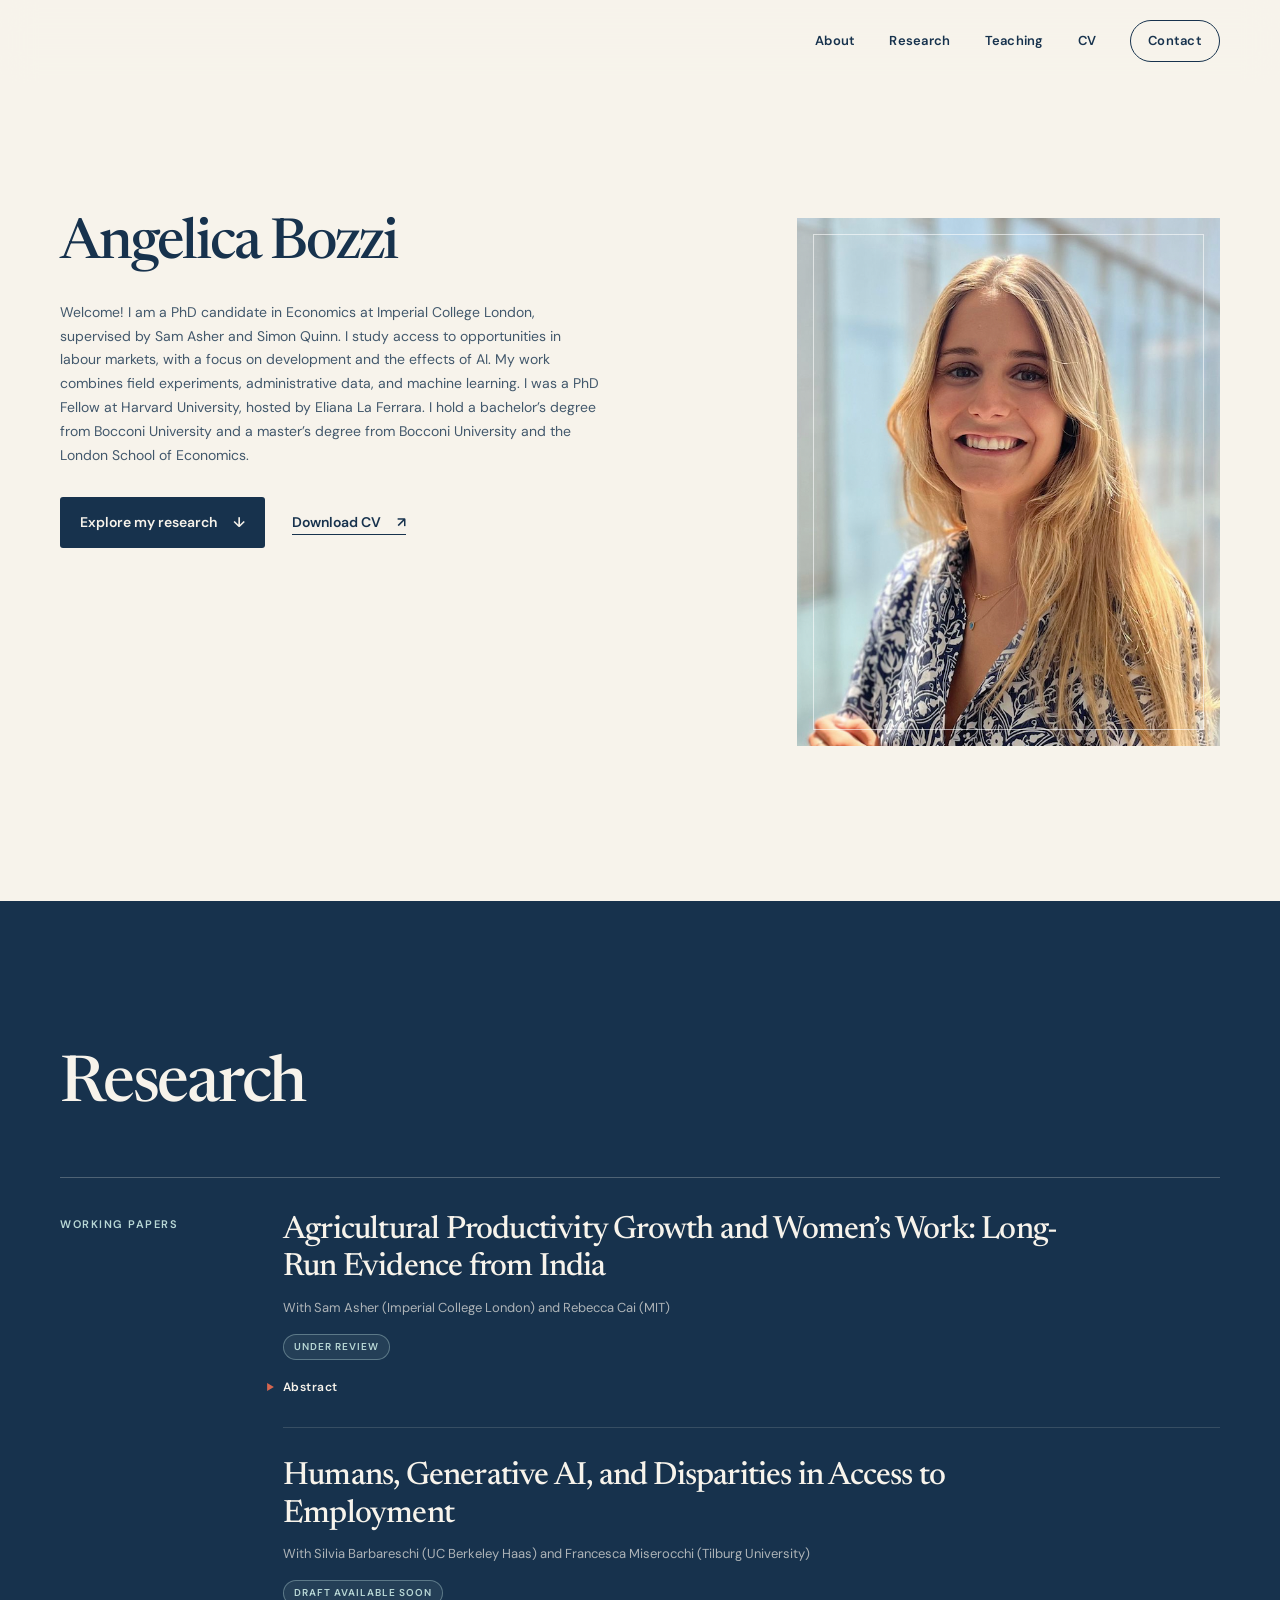
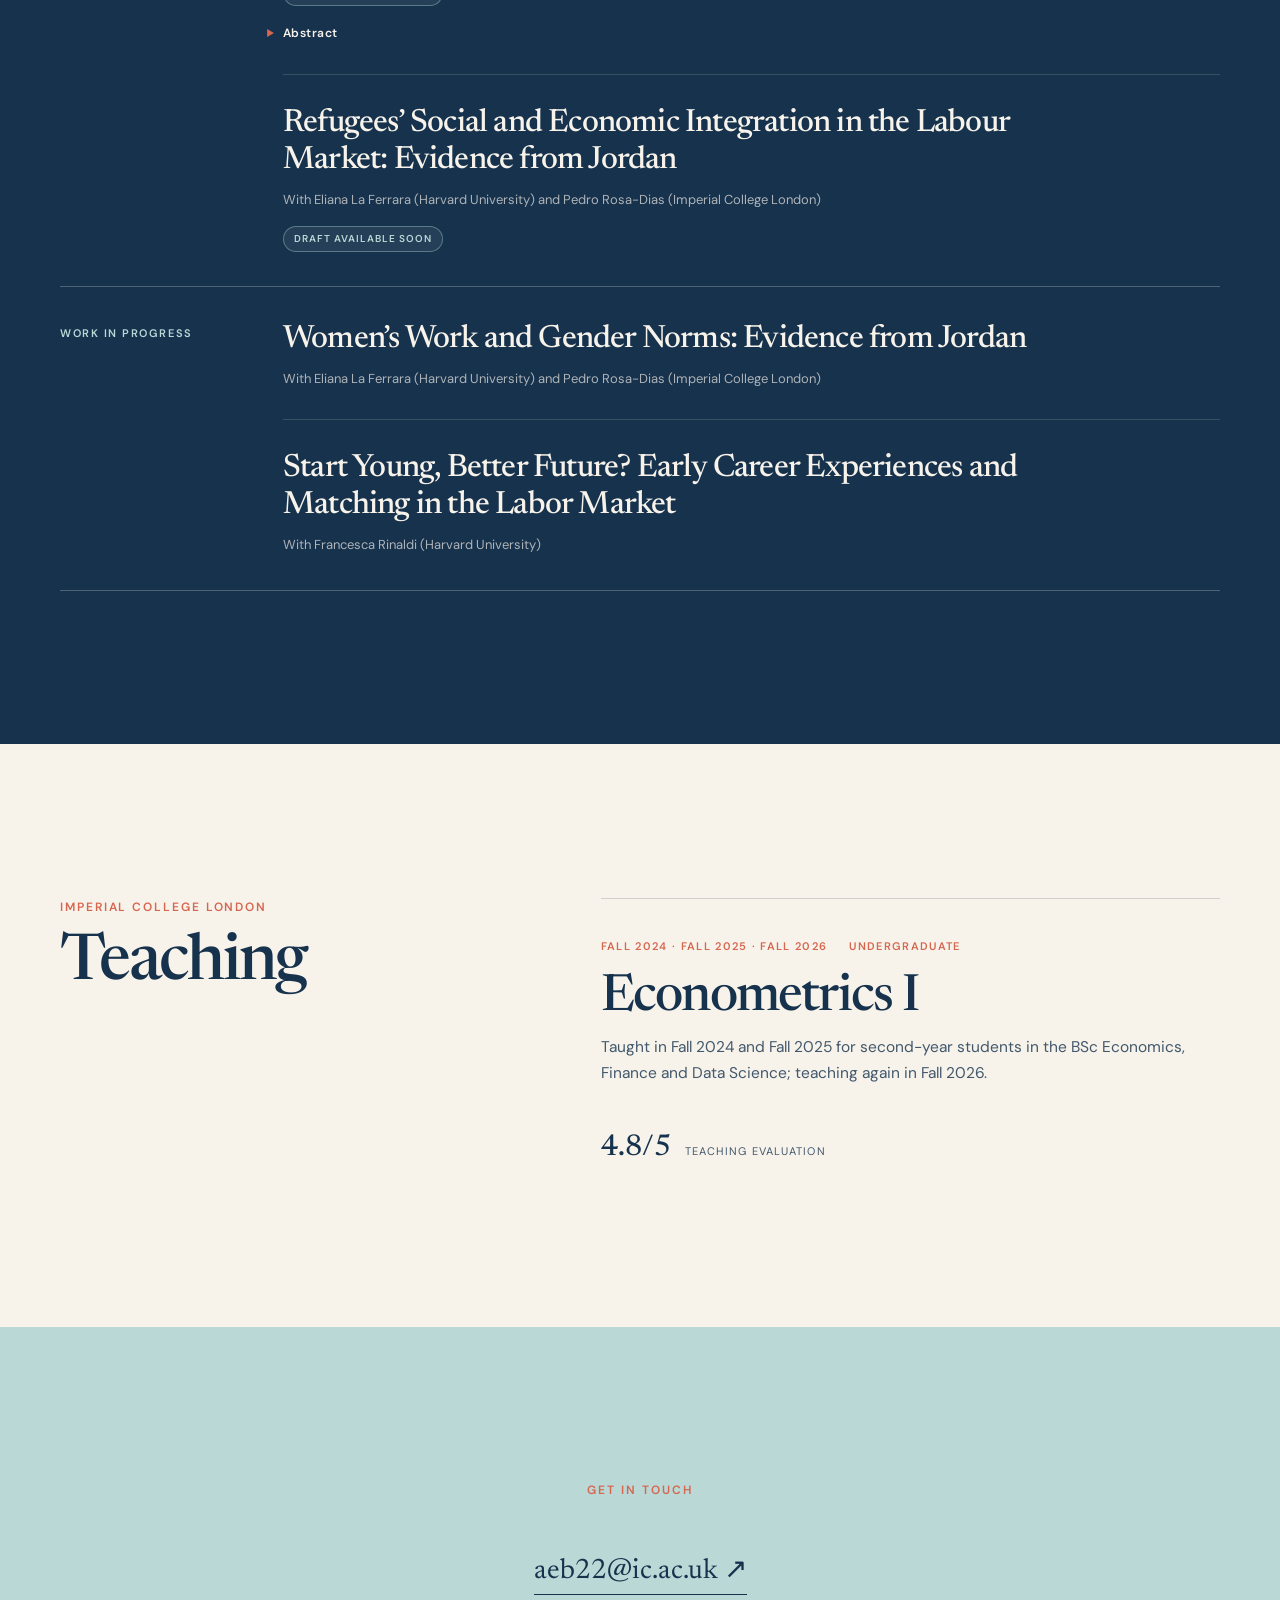
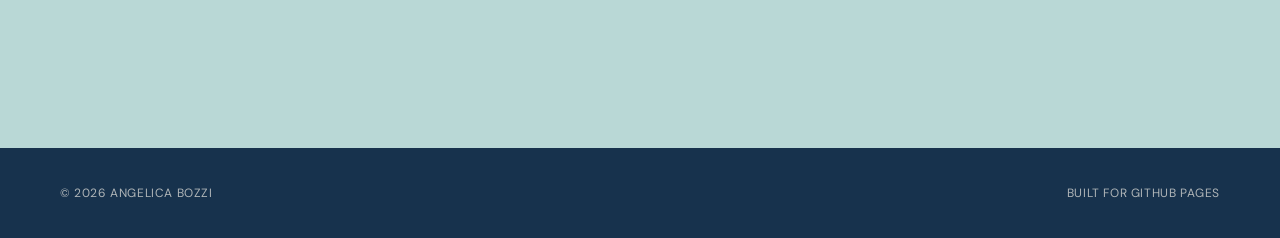
<file: index.html>
<!doctype html>
<html lang="en">
<head>
  <meta charset="utf-8">
  <meta name="viewport" content="width=device-width, initial-scale=1">
  <meta name="description" content="Angelica Bozzi is a PhD candidate in Economics at Imperial College London researching labor markets, development, and the economic effects of AI.">
  <meta name="author" content="Angelica Bozzi">
  <meta name="robots" content="index, follow">
  <meta name="theme-color" content="#17324d">
  <meta property="og:type" content="website">
  <meta property="og:title" content="Angelica Bozzi | Economics">
  <meta property="og:description" content="PhD candidate in Economics at Imperial College London researching labor markets, development, and the economic effects of AI.">
  <meta property="og:url" content="https://angelicabozzi.github.io/">
  <meta property="og:image" content="https://angelicabozzi.github.io/assets/angelica-bozzi.png">
  <title>Angelica Bozzi | Economics</title>
  <link rel="canonical" href="https://angelicabozzi.github.io/">
  <link rel="preconnect" href="https://fonts.googleapis.com">
  <link rel="preconnect" href="https://fonts.gstatic.com" crossorigin>
  <link href="https://fonts.googleapis.com/css2?family=DM+Sans:wght@400;500;600&amp;family=Newsreader:opsz,wght@6..72,500;6..72,600&amp;display=swap" rel="stylesheet">
  <link rel="stylesheet" href="styles.css?v=20261122">
  <script type="application/ld+json">
    {
      "@context": "https://schema.org",
      "@type": "Person",
      "name": "Angelica Bozzi",
      "url": "https://angelicabozzi.github.io/",
      "jobTitle": "PhD Candidate in Economics",
      "email": "mailto:aeb22@ic.ac.uk",
      "affiliation": {
        "@type": "CollegeOrUniversity",
        "name": "Imperial College London"
      },
      "knowsAbout": [
        "Development economics",
        "Labor economics",
        "Artificial intelligence",
        "Machine learning"
      ]
    }
  </script>
</head>
<body>
  <a class="skip-link" href="#main">Skip to content</a>

  <header class="site-header">
    <nav class="nav shell" aria-label="Main navigation">
      <button class="menu-button" type="button" aria-expanded="false" aria-controls="nav-links">
        <span class="menu-label">Menu</span>
        <span class="menu-icon" aria-hidden="true"></span>
      </button>
      <div class="nav-links" id="nav-links">
        <a href="#about">About</a>
        <a href="#research">Research</a>
        <a href="#teaching">Teaching</a>
        <a href="assets/angelica-bozzi-cv.pdf">CV</a>
        <a class="nav-contact" href="mailto:aeb22@ic.ac.uk">Contact</a>
      </div>
    </nav>
  </header>

  <main id="main">
    <section class="hero shell" id="top">
      <div class="hero-copy reveal" id="about">
        <h1>Angelica Bozzi</h1>
        <p class="intro">Welcome! I am a PhD candidate in Economics at Imperial College London, supervised by Sam Asher and Simon Quinn. I study access to opportunities in labour markets, with a focus on development and the effects of AI. My work combines field experiments, administrative data, and machine learning. I was a PhD Fellow at Harvard University, hosted by Eliana La Ferrara. I hold a bachelor’s degree from Bocconi University and a master’s degree from Bocconi University and the London School of Economics.</p>
        <div class="hero-actions">
          <a class="button button-primary" href="#research">Explore my research <span aria-hidden="true">↓</span></a>
          <a class="button button-text" href="assets/angelica-bozzi-cv.pdf">Download CV <span aria-hidden="true">↗</span></a>
        </div>
      </div>

      <div class="portrait-wrap reveal reveal-delay">
        <div class="portrait-frame">
          <img src="assets/angelica-bozzi.png" alt="Portrait of Angelica Bozzi" width="664" height="856">
        </div>
      </div>
    </section>

    <section class="research section" id="research">
      <div class="shell">
        <div class="section-heading reveal">
          <h2>Research</h2>
        </div>

        <div class="research-list">
          <section class="research-group reveal" aria-labelledby="working-papers-heading">
            <h3 class="research-group-label" id="working-papers-heading">Working papers</h3>
            <div class="research-group-items">
              <article class="research-item">
                <h4>Agricultural Productivity Growth and Women’s Work: Long-Run Evidence from India</h4>
                <p class="project-authors">With Sam Asher (Imperial College London) and Rebecca Cai (MIT)</p>
                <p class="project-status">Under review</p>
                <details class="project-abstract">
                  <summary>Abstract</summary>
                  <p>This paper asks whether rising rural incomes are driving some of India’s falling female labor force participation. Identification comes from India’s vast network of gravity-driven irrigation canals, which generate exogenous variation in agricultural productivity by distributing water only to nearby lower-elevation villages. We find that canal treatment reduces the employment share in agriculture for both men and women, but labor reallocation differs by gender: men primarily shift toward nonfarm employment while women primarily shift toward unpaid household production. These results show that economic growth may reinforce gender specialization when suitable nonfarm opportunities for women remain limited.</p>
                </details>
              </article>

              <article class="research-item">
                <h4>Humans, Generative AI, and Disparities in Access to Employment</h4>
                <p class="project-authors">With Silvia Barbareschi (UC Berkeley Haas) and Francesca Miserocchi (Tilburg University)</p>
                <p class="project-status">Draft available soon</p>
                <details class="project-abstract">
                  <summary>Abstract</summary>
                  <p>How does delegating applicant screening to generative AI change who gets hired? We study an Italian job platform that screens applicants on behalf of 1,433 employers and, in 2025, moved screening from human reviewers to a large language model. We observe which candidates progress through each stage of the hiring process, from applications to shortlisting through a first round of screening, and finally the hiring decisions by the employer. We establish three results. First, under human screening, applicants with immigrant-sounding names are 27% less likely to be shortlisted than observationally comparable applicants applying to the same vacancy. The penalty differs sharply and persistently across reviewers applying the same evaluation criteria, even for the same employer. Second, comparing human shortlisting decisions with AI evaluations of the same applications at equal shortlist size, we find that AI reduces the penalty by 63% and shrinks its dispersion across reviewers’ applicant pools. Third, exploiting a natural experiment during the platform’s transition to AI, we find that shifting screening authority to AI, relative to reviewers who already receive AI scores, closes the conditional ethnic hiring gap and accelerates shortlisting without a detectable reduction in overall hiring or employer satisfaction. By contrast, the age penalty, which AI also removes at screening, reappears in employers’ hiring decisions. AI screening can reduce discrimination introduced by intermediaries, but not discrimination rooted in employers’ own preferences.</p>
                </details>
              </article>

              <article class="research-item">
                <h4>Refugees’ Social and Economic Integration in the Labour Market: Evidence from Jordan</h4>
                <p class="project-authors">With Eliana La Ferrara (Harvard University) and Pedro Rosa-Dias (Imperial College London)</p>
                <p class="project-status">Draft available soon</p>
              </article>
            </div>
          </section>

          <section class="research-group reveal" aria-labelledby="work-in-progress-heading">
            <h3 class="research-group-label" id="work-in-progress-heading">Work in progress</h3>
            <div class="research-group-items">
              <article class="research-item">
                <h4>Women’s Work and Gender Norms: Evidence from Jordan</h4>
                <p class="project-authors">With Eliana La Ferrara (Harvard University) and Pedro Rosa-Dias (Imperial College London)</p>
              </article>

              <article class="research-item">
                <h4>Start Young, Better Future? Early Career Experiences and Matching in the Labor Market</h4>
                <p class="project-authors">With Francesca Rinaldi (Harvard University)</p>
              </article>
            </div>
          </section>
        </div>
      </div>
    </section>

    <section class="teaching section" id="teaching">
      <div class="shell teaching-grid">
        <div class="section-heading reveal">
          <p class="eyebrow">Imperial College London</p>
          <h2>Teaching</h2>
        </div>
        <article class="teaching-entry reveal">
          <div class="teaching-meta">
            <span>Fall 2024 · Fall 2025 · Fall 2026</span>
            <span>Undergraduate</span>
          </div>
          <h3>Econometrics I</h3>
          <p>Taught in Fall 2024 and Fall 2025 for second-year students in the BSc Economics, Finance and Data Science; teaching again in Fall 2026.</p>
          <div class="teaching-evaluation">
            <strong>4.8/5</strong>
            <span>Teaching evaluation</span>
          </div>
        </article>
      </div>
    </section>

    <section class="contact section" id="contact">
      <div class="shell contact-inner reveal">
        <p class="eyebrow">Get in touch</p>
        <a class="email-link" href="mailto:aeb22@ic.ac.uk">aeb22@ic.ac.uk <span aria-hidden="true">↗</span></a>
      </div>
    </section>
  </main>

  <footer class="footer">
    <div class="shell footer-inner">
      <span>© <span id="year">2026</span> Angelica Bozzi</span>
      <span>Built for GitHub Pages</span>
    </div>
  </footer>

  <script src="script.js"></script>
</body>
</html>
</file>
<file: styles.css>
:root {
  --ink: #17324d;
  --ink-soft: #42586c;
  --paper: #f7f3eb;
  --white: #fffdf8;
  --accent: #d7664f;
  --aqua: #b9d8d6;
  --line: rgba(23, 50, 77, 0.18);
  --shell: min(1160px, calc(100vw - 48px));
}

* { box-sizing: border-box; }
html { scroll-behavior: smooth; }
body {
  margin: 0;
  background: var(--paper);
  color: var(--ink);
  font-family: "DM Sans", Arial, sans-serif;
  font-size: 15.5px;
  line-height: 1.65;
  -webkit-font-smoothing: antialiased;
}
a { color: inherit; }
img { display: block; max-width: 100%; }
.shell { width: var(--shell); margin-inline: auto; }
.skip-link { position: fixed; top: -60px; left: 16px; z-index: 100; background: var(--ink); color: white; padding: 10px 16px; }
.skip-link:focus { top: 12px; }

.site-header {
  position: sticky;
  top: 0;
  z-index: 20;
  background: color-mix(in srgb, var(--paper) 92%, transparent);
  border-bottom: 1px solid transparent;
  backdrop-filter: blur(16px);
  transition: border-color .25s ease;
}
.site-header.scrolled { border-color: var(--line); }
.nav { height: 82px; display: flex; align-items: center; justify-content: flex-end; }
.nav-links { display: flex; align-items: center; gap: 34px; }
.nav-links a { font-size: 13px; font-weight: 600; letter-spacing: .02em; text-decoration: none; }
.nav-links a:not(.nav-contact):hover { color: var(--accent); }
.nav-contact { padding: 9px 17px; border: 1px solid var(--ink); border-radius: 999px; transition: .2s ease; }
.nav-contact:hover { background: var(--ink); color: var(--paper); }
.menu-button { display: none; }

.hero {
  min-height: calc(100svh - 82px);
  display: grid;
  grid-template-columns: 1.2fr .8fr;
  align-content: center;
  align-items: start;
  gap: clamp(50px, 8vw, 120px);
  padding-block: 70px 90px;
}
.eyebrow { margin: 0 0 15px; color: var(--accent); font-size: 12px; font-weight: 600; letter-spacing: .16em; text-transform: uppercase; }
h1, h2, h3 { font-family: "Newsreader", Georgia, serif; font-weight: 500; line-height: .98; letter-spacing: -.035em; }
h1 { margin: 0; font-size: clamp(36px, 4.4vw, 58px); white-space: nowrap; }
.intro { max-width: 540px; margin: 28px 0 0; color: var(--ink-soft); font-family: "DM Sans", Arial, sans-serif; font-size: 14px; line-height: 1.7; }
.hero-actions { display: flex; flex-wrap: wrap; align-items: center; gap: 27px; margin-top: 30px; }
.button { display: inline-flex; align-items: center; gap: 16px; font-size: 14px; font-weight: 600; text-decoration: none; }
.button-primary { background: var(--ink); color: var(--paper); padding: 14px 20px; border-radius: 3px; transition: transform .2s ease, background .2s ease; }
.button-primary:hover { background: var(--accent); transform: translateY(-2px); }
.button-text { border-bottom: 1px solid var(--ink); }
.portrait-wrap { align-self: start; }
.portrait-frame { position: relative; overflow: hidden; aspect-ratio: 4 / 5; background: var(--aqua); }
.portrait-frame::before { content: ""; position: absolute; inset: 16px; z-index: 1; border: 1px solid rgba(255,255,255,.58); pointer-events: none; }
.portrait-frame img { width: 100%; height: 100%; object-fit: cover; object-position: center 42%; filter: saturate(.9); transition: transform .6s ease; }
.portrait-frame:hover img { transform: scale(1.025); }

.section { padding-block: clamp(90px, 12vw, 170px); }
.research { background: var(--ink); color: var(--paper); }
.section-heading { display: grid; grid-template-columns: 1fr 1.5fr; gap: 40px; align-items: end; margin-bottom: 80px; }
.section-heading .eyebrow { grid-column: 1 / -1; color: var(--accent); margin-bottom: -20px; }
.section-heading h2 { margin: 0; font-size: clamp(40px, 5vw, 64px); }
.section-heading > p:last-child { max-width: 520px; margin: 0; color: inherit; opacity: .7; }
.research .section-heading { display: block; margin-bottom: 60px; }
.research-list { border-top: 1px solid rgba(247,243,235,.25); }
.research-group { display: grid; grid-template-columns: 175px minmax(0, 1fr); gap: 48px; padding: 34px 0; border-bottom: 1px solid rgba(247,243,235,.25); }
.research-group-label { margin: 5px 0 0; color: var(--aqua); font: 600 11px "DM Sans", Arial, sans-serif; letter-spacing: .14em; line-height: 1.4; text-transform: uppercase; }
.research-item { padding-bottom: 30px; margin-bottom: 30px; border-bottom: 1px solid rgba(247,243,235,.14); }
.research-item:last-child { padding-bottom: 0; margin-bottom: 0; border-bottom: 0; }
.research-item h4 { max-width: 820px; margin: 0; font-family: "Newsreader", Georgia, serif; font-size: clamp(23px, 2.5vw, 34px); font-weight: 500; letter-spacing: -.025em; line-height: 1.16; }
.project-authors { margin: 11px 0 0; color: rgba(247,243,235,.67); font-size: 13px; line-height: 1.55; }
.project-status { display: inline-flex; margin: 16px 0 0; padding: 5px 10px; border: 1px solid rgba(185,216,214,.38); border-radius: 999px; background: rgba(185,216,214,.08); color: var(--aqua); font-size: 10px; font-weight: 600; letter-spacing: .1em; line-height: 1.4; text-transform: uppercase; }
.project-abstract { max-width: 820px; margin-top: 18px; }
.project-abstract summary { width: max-content; color: var(--paper); cursor: pointer; font-size: 12px; font-weight: 600; letter-spacing: .04em; list-style-position: outside; }
.project-abstract summary::marker { color: var(--accent); }
.project-abstract p { margin: 13px 0 0; color: rgba(247,243,235,.73); font-size: 14px; line-height: 1.72; }

.teaching { background: var(--paper); }
.teaching-grid { display: grid; grid-template-columns: .8fr 1.2fr; gap: clamp(50px, 10vw, 150px); }
.teaching .section-heading { display: block; margin: 0; }
.teaching .section-heading .eyebrow { margin-bottom: 15px; }
.teaching-entry { padding: 38px 0 0; border-top: 1px solid var(--line); }
.teaching-meta { display: flex; gap: 22px; color: var(--accent); font-size: 11px; font-weight: 600; letter-spacing: .12em; text-transform: uppercase; }
.teaching-entry h3 { margin: 18px 0 12px; font-size: clamp(34px, 4vw, 56px); }
.teaching-entry > p { max-width: 620px; margin: 0; color: var(--ink-soft); }
.teaching-evaluation { display: flex; align-items: baseline; gap: 14px; margin-top: 38px; }
.teaching-evaluation strong { font-family: "Newsreader", Georgia, serif; font-size: 30px; font-weight: 500; }
.teaching-evaluation span { color: var(--ink-soft); font-size: 11px; letter-spacing: .1em; text-transform: uppercase; }

.contact { background: var(--aqua); text-align: center; }
.contact-inner { max-width: 900px; }
.contact h2 { margin: 0 0 20px; font-size: clamp(38px, 4.8vw, 60px); }
.contact p:not(.eyebrow) { margin-inline: auto; max-width: 530px; color: var(--ink-soft); }
.email-link { display: inline-block; margin-top: 32px; border-bottom: 1px solid var(--ink); font-family: "Newsreader", Georgia, serif; font-size: clamp(18px, 2.5vw, 28px); text-decoration: none; }
.footer { background: var(--ink); color: rgba(247,243,235,.68); }
.footer-inner { min-height: 90px; display: flex; align-items: center; justify-content: space-between; font-size: 12px; letter-spacing: .05em; text-transform: uppercase; }

.reveal { opacity: 0; transform: translateY(22px); transition: opacity .65s ease, transform .65s ease; }
.reveal.visible { opacity: 1; transform: none; }
.reveal-delay { transition-delay: .12s; }
@media (prefers-reduced-motion: reduce) {
  html { scroll-behavior: auto; }
  .reveal { opacity: 1; transform: none; transition: none; }
  .portrait-frame img { transition: none; }
}

@media (max-width: 800px) {
  :root { --shell: min(100% - 32px, 650px); }
  body { font-size: 15px; }
  .nav { height: 70px; }
  .menu-button { display: flex; align-items: center; gap: 10px; border: 0; background: transparent; color: var(--ink); font: 600 12px "DM Sans", sans-serif; letter-spacing: .08em; text-transform: uppercase; }
  .menu-icon, .menu-icon::after { display: block; width: 20px; height: 1px; background: currentColor; content: ""; transition: .2s ease; }
  .menu-icon::after { transform: translateY(6px); }
  .menu-button[aria-expanded="true"] .menu-icon { transform: translateY(3px) rotate(45deg); }
  .menu-button[aria-expanded="true"] .menu-icon::after { transform: rotate(-90deg); }
  .nav-links { position: absolute; inset: 70px 0 auto; display: none; align-items: stretch; gap: 0; padding: 10px 16px 25px; background: var(--paper); border-bottom: 1px solid var(--line); }
  .nav-links.open { display: flex; flex-direction: column; }
  .nav-links a { padding: 13px 0; font-size: 16px; }
  .nav-contact { border: 0; border-radius: 0; }
  .nav-contact:hover { background: none; color: var(--accent); }
  .hero { min-height: auto; grid-template-columns: 1fr; gap: 55px; padding-block: 55px 80px; }
  h1 { font-size: clamp(36px, 10vw, 50px); }
  .intro { font-size: 14px; }
  .portrait-wrap { width: min(100%, 450px); }
  .section-heading { display: block; margin-bottom: 52px; }
  .section-heading .eyebrow { margin-bottom: 15px; }
  .section-heading h2 { margin-bottom: 26px; }
  .research .section-heading { margin-bottom: 44px; }
  .research-group { grid-template-columns: 1fr; gap: 20px; padding: 29px 0 32px; }
  .research-group-label { margin-top: 0; }
  .research-item { padding-bottom: 25px; margin-bottom: 25px; }
  .teaching-grid { grid-template-columns: 1fr; }
  .teaching-entry { padding-top: 28px; }
  .footer-inner { min-height: 105px; flex-direction: column; justify-content: center; gap: 5px; }
}

@media (max-width: 420px) {
  .hero-actions { align-items: flex-start; flex-direction: column; }
  .email-link { font-size: 16px; }
}
</file>
